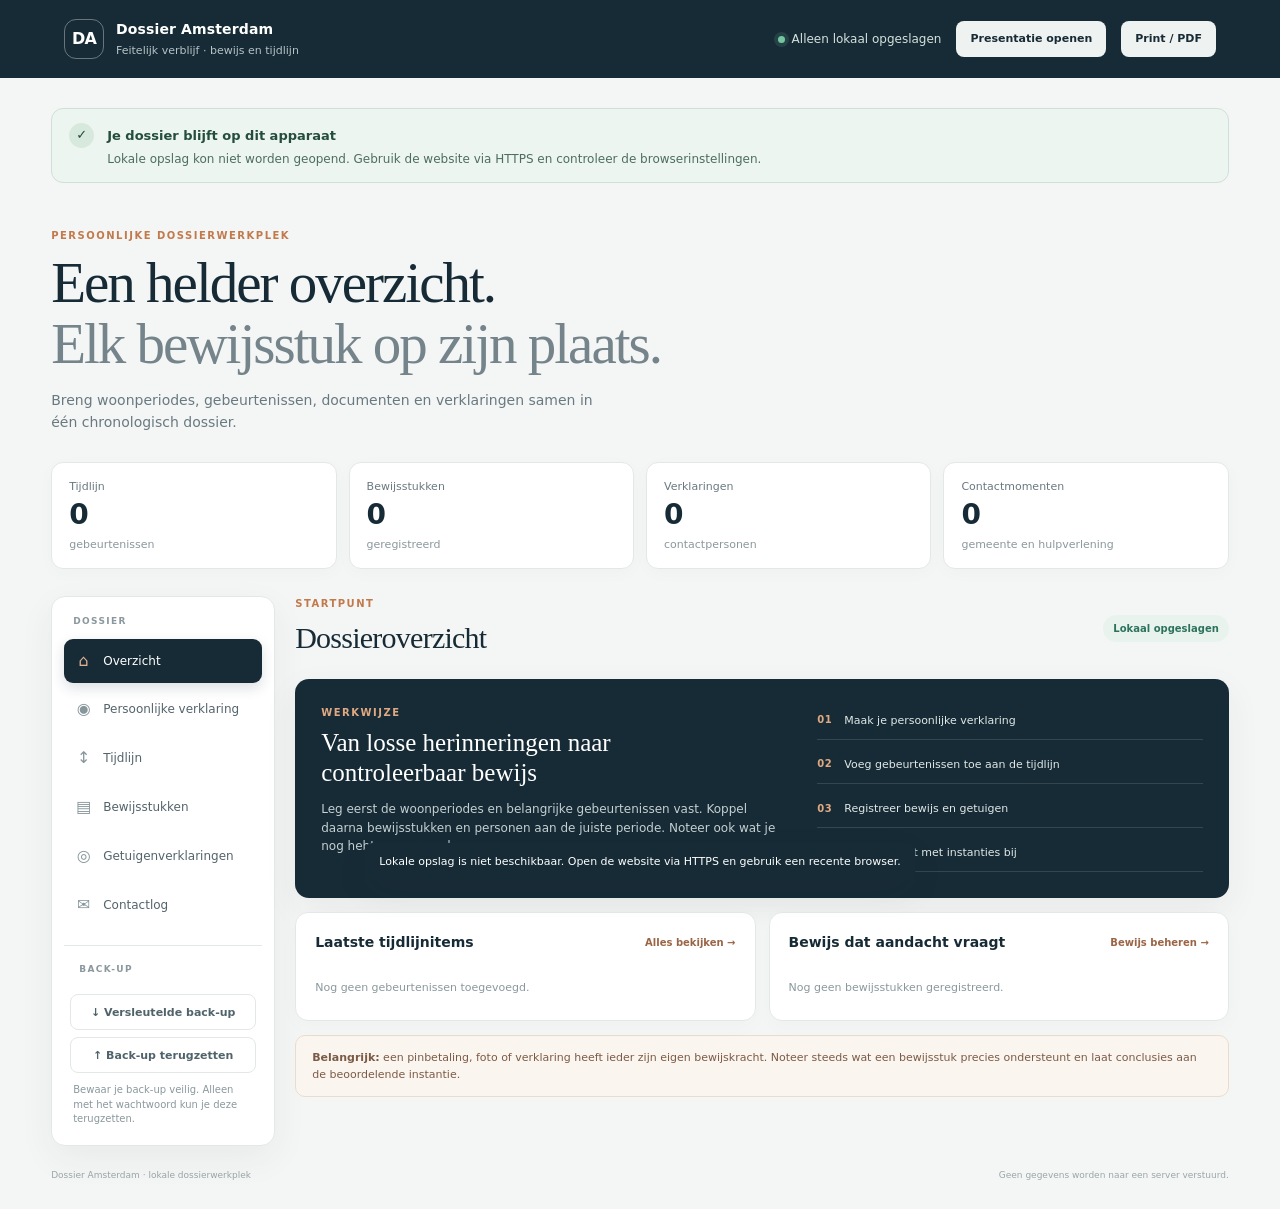
<file: index.html>
<!doctype html>
<html lang="nl">
<head>
  <meta charset="utf-8">
  <meta name="viewport" content="width=device-width, initial-scale=1">
  <meta name="theme-color" content="#172b36">
  <meta name="description" content="Lokale werkplek om een persoonlijk bewijsdossier chronologisch op te bouwen.">
  <title>Dossier Amsterdam — lokale werkplek</title>
  <link rel="stylesheet" href="styles.css">
  <script src="app.js" defer></script>
</head>
<body>
  <header class="topbar">
    <a class="brand" href="#" aria-label="Dossier Amsterdam startpagina">
      <span class="brand-mark">DA</span>
      <span><strong>Dossier Amsterdam</strong><small>Feitelijk verblijf · bewijs en tijdlijn</small></span>
    </a>
    <div class="top-actions">
      <span class="local-pill"><span class="dot"></span> Alleen lokaal opgeslagen</span>
      <a class="button button-light" href="presentatie.html">Presentatie openen</a>
      <button class="button button-light" id="print-button" type="button">Print / PDF</button>
    </div>
  </header>

  <main class="shell">
    <section class="privacy-banner" aria-label="Privacy-informatie">
      <div class="privacy-icon">✓</div>
      <div>
        <strong>Je dossier blijft op dit apparaat</strong>
        <p>Ingevoerde gegevens en bewijsbestanden worden alleen in deze browser bewaard. Ze worden niet naar GitHub geüpload. Maak regelmatig een versleutelde back-up.</p>
      </div>
    </section>

    <section class="page-intro">
      <p class="eyebrow">PERSOONLIJKE DOSSIERWERKPLEK</p>
      <h1>Een helder overzicht.<br><span>Elk bewijsstuk op zijn plaats.</span></h1>
      <p class="intro-copy">Breng woonperiodes, gebeurtenissen, documenten en verklaringen samen in één chronologisch dossier.</p>
    </section>

    <section class="stats-grid" aria-label="Dossieroverzicht">
      <article class="stat-card"><span class="stat-label">Tijdlijn</span><strong id="stat-timeline">0</strong><span class="stat-note">gebeurtenissen</span></article>
      <article class="stat-card"><span class="stat-label">Bewijsstukken</span><strong id="stat-evidence">0</strong><span class="stat-note">geregistreerd</span></article>
      <article class="stat-card"><span class="stat-label">Verklaringen</span><strong id="stat-witnesses">0</strong><span class="stat-note">contactpersonen</span></article>
      <article class="stat-card"><span class="stat-label">Contactmomenten</span><strong id="stat-contacts">0</strong><span class="stat-note">gemeente en hulpverlening</span></article>
    </section>

    <div class="workspace">
      <aside class="sidebar">
        <p class="sidebar-title">DOSSIER</p>
        <nav class="nav-list" aria-label="Dossieronderdelen">
          <button class="nav-button active" data-view="overview" type="button"><span>⌂</span> Overzicht</button>
          <button class="nav-button" data-view="profile" type="button"><span>◉</span> Persoonlijke verklaring</button>
          <button class="nav-button" data-view="timeline" type="button"><span>↕</span> Tijdlijn</button>
          <button class="nav-button" data-view="evidence" type="button"><span>▤</span> Bewijsstukken</button>
          <button class="nav-button" data-view="witnesses" type="button"><span>◎</span> Getuigenverklaringen</button>
          <button class="nav-button" data-view="contacts" type="button"><span>✉</span> Contactlog</button>
        </nav>
        <div class="sidebar-bottom">
          <p class="sidebar-title">BACK-UP</p>
          <button class="button button-outline full" id="export-button" type="button">↓ Versleutelde back-up</button>
          <label class="button button-outline full file-button" for="import-file">↑ Back-up terugzetten</label>
          <input id="import-file" type="file" accept=".json,application/json" hidden>
          <p class="tiny-note">Bewaar je back-up veilig. Alleen met het wachtwoord kun je deze terugzetten.</p>
        </div>
      </aside>

      <div class="content">
        <section class="view active" id="view-overview">
          <div class="section-heading">
            <div><p class="eyebrow">STARTPUNT</p><h2>Dossieroverzicht</h2></div>
            <span class="status-chip" id="save-status">Lokaal opgeslagen</span>
          </div>
          <div class="overview-card">
            <div>
              <p class="eyebrow">WERKWIJZE</p>
              <h3>Van losse herinneringen naar controleerbaar bewijs</h3>
              <p>Leg eerst de woonperiodes en belangrijke gebeurtenissen vast. Koppel daarna bewijsstukken en personen aan de juiste periode. Noteer ook wat je nog hebt opgevraagd.</p>
            </div>
            <div class="overview-steps">
              <div><b>01</b><span>Maak je persoonlijke verklaring</span></div>
              <div><b>02</b><span>Voeg gebeurtenissen toe aan de tijdlijn</span></div>
              <div><b>03</b><span>Registreer bewijs en getuigen</span></div>
              <div><b>04</b><span>Houd contact met instanties bij</span></div>
            </div>
          </div>
          <div class="two-column">
            <article class="panel">
              <div class="panel-heading"><h3>Laatste tijdlijnitems</h3><button class="text-button" data-go="timeline" type="button">Alles bekijken →</button></div>
              <div id="overview-timeline" class="empty-state">Nog geen gebeurtenissen toegevoegd.</div>
            </article>
            <article class="panel">
              <div class="panel-heading"><h3>Bewijs dat aandacht vraagt</h3><button class="text-button" data-go="evidence" type="button">Bewijs beheren →</button></div>
              <div id="overview-evidence" class="empty-state">Nog geen bewijsstukken geregistreerd.</div>
            </article>
          </div>
          <div class="notice"><strong>Belangrijk:</strong> een pinbetaling, foto of verklaring heeft ieder zijn eigen bewijskracht. Noteer steeds wat een bewijsstuk precies ondersteunt en laat conclusies aan de beoordelende instantie.</div>
        </section>

        <section class="view" id="view-profile">
          <div class="section-heading"><div><p class="eyebrow">JOUW VERHAAL</p><h2>Persoonlijke verklaring</h2></div></div>
          <p class="section-intro">Leg in je eigen woorden uit waar je verbleef, waarom inschrijving ontbrak en welke stappen je hebt gezet om dit op te lossen. Houd feiten, herinneringen en vermoedens uit elkaar.</p>
          <form id="profile-form" class="form-card">
            <div class="form-grid">
              <label>Naam (voor eigen gebruik)<input name="name" autocomplete="name" placeholder="Volledige naam"></label>
              <label>Onderwerp / doel<input name="purpose" placeholder="Bijvoorbeeld: onderbouwing feitelijk verblijf"></label>
              <label class="span-2">Adres volgens je bewijsstukken<input name="mainAddress" placeholder="Vul hier het adres in zoals het op je bankafschrift staat"></label>
              <label>Beginperiode<input name="periodStart" type="date"></label>
              <label>Eindperiode<input name="periodEnd" type="date"></label>
            </div>
            <label>Persoonlijke verklaring<textarea name="statement" rows="12" placeholder="Beschrijf je woonsituatie chronologisch. Noteer wat je zelf hebt meegemaakt en wat je met documenten of getuigen kunt onderbouwen."></textarea></label>
            <div class="form-actions"><span class="helper">Wordt alleen lokaal in deze browser opgeslagen.</span><button class="button button-primary" type="submit">Verklaring opslaan</button></div>
          </form>
        </section>

        <section class="view" id="view-timeline">
          <div class="section-heading"><div><p class="eyebrow">CHRONOLOGIE</p><h2>Tijdlijn</h2></div><span class="count-chip" id="timeline-count">0 items</span></div>
          <p class="section-intro">Registreer woonperiodes, gesprekken, aanvragen, verhuizingen en andere relevante gebeurtenissen. De nieuwste invoer wordt chronologisch gesorteerd.</p>
          <form id="timeline-form" class="form-card">
            <h3>Gebeurtenis toevoegen</h3>
            <div class="form-grid">
              <label>Datum<input name="date" type="date" required></label>
              <label>Type<select name="kind"><option>Woonperiode</option><option>Inschrijving / briefadres</option><option>Gesprek / afspraak</option><option>Contact hulpverlening</option><option>Verhuizing</option><option>Overig</option></select></label>
              <label class="span-2">Titel<input name="title" required placeholder="Korte omschrijving"></label>
              <label class="span-2">Locatie of betrokken instantie<input name="place" placeholder="Optioneel"></label>
              <label class="span-2">Toelichting<textarea name="detail" rows="3" placeholder="Wat gebeurde er? Wat weet je zeker?"></textarea></label>
            </div>
            <div class="form-actions"><span class="helper">Voeg later eventueel een verwijzing naar een bewijsstuk toe.</span><button class="button button-primary" type="submit">Gebeurtenis toevoegen</button></div>
          </form>
          <div id="timeline-list" class="record-list"></div>
        </section>

        <section class="view" id="view-evidence">
          <div class="section-heading"><div><p class="eyebrow">ONDERBOUWING</p><h2>Bewijsstukken</h2></div><span class="count-chip" id="evidence-count">0 items</span></div>
          <p class="section-intro">Registreer ieder document afzonderlijk. Je kunt originele bestanden aan een bewijsstuk koppelen; deze blijven in de lokale browseropslag.</p>
          <form id="evidence-form" class="form-card">
            <h3>Bewijsstuk registreren</h3>
            <div class="form-grid">
              <label>Datum of periode<input name="date" type="text" placeholder="Bijvoorbeeld: 2024-06 of maart–juni 2025"></label>
              <label>Categorie<select name="category"><option>Bank / pintransactie</option><option>Betaling woonlasten</option><option>Bericht / correspondentie</option><option>Post / pakket</option><option>Foto</option><option>Getuigenverklaring</option><option>Gemeente / hulpverlening</option><option>Overig</option></select></label>
              <label class="span-2">Titel<input name="title" required placeholder="Bijvoorbeeld: bankafschrift juni"></label>
              <label>Status<select name="status"><option value="Aanwezig">Aanwezig</option><option value="Opvragen">Opvragen</option><option value="Nog verzamelen">Nog verzamelen</option><option value="Ontvangen">Ontvangen</option></select></label>
              <label>Betreft welke periode?<input name="period" placeholder="Woonperiode / datumrange"></label>
              <label class="span-2">Wat ondersteunt dit bewijsstuk?<textarea name="detail" rows="3" placeholder="Beschrijf feitelijk wat zichtbaar is en welke periode of gebeurtenis dit ondersteunt."></textarea></label>
              <p class="helper span-2">Tip voor bankafschriften: registreer ieder maandoverzicht als een apart bewijsstuk en voeg de bijbehorende PDF toe. De presentatie verdeelt de afschriften automatisch over meerdere dia's.</p>
              <label class="span-2">Bestanden toevoegen<input name="files" type="file" multiple><span class="helper">Bestanden worden lokaal opgeslagen; ze worden niet naar GitHub verzonden.</span></label>
            </div>
            <div class="form-actions"><span class="helper">Bewaar originele documenten ook op een veilige plek.</span><button class="button button-primary" type="submit">Bewijsstuk toevoegen</button></div>
          </form>
          <div id="evidence-list" class="record-list"></div>
        </section>

        <section class="view" id="view-witnesses">
          <div class="section-heading"><div><p class="eyebrow">MENSEN DIE UIT EIGEN WAARNEMING KUNNEN VERKLAREN</p><h2>Getuigenverklaringen</h2></div><span class="count-chip" id="witness-count">0 personen</span></div>
          <p class="section-intro">Noteer wie mogelijk een verklaring kan afleggen. Maak duidelijk wat iemand zelf heeft gezien of meegemaakt, en wat iemand alleen van jou heeft gehoord.</p>
          <form id="witness-form" class="form-card">
            <h3>Persoon toevoegen</h3>
            <div class="form-grid">
              <label>Naam<input name="name" required placeholder="Naam getuige"></label>
              <label>Relatie tot jou<input name="relationship" placeholder="Bijvoorbeeld: vriend, familielid"></label>
              <label>Periode die deze persoon kan bevestigen<input name="period" placeholder="Periode / data"></label>
              <label>Contactgegevens (optioneel)<input name="contact" placeholder="Telefoon of e-mail"></label>
              <label class="span-2">Wat weet deze persoon uit eigen waarneming?<textarea name="basis" rows="3" placeholder="Bijvoorbeeld: bezoeken, overnachtingen, gesprekken die de persoon zelf heeft meegemaakt."></textarea></label>
              <label class="span-2">Ondertekende verklaring toevoegen (PDF)<input name="witnessFile" type="file" accept=".pdf,application/pdf"><span class="helper">De PDF wordt alleen lokaal in deze browser bewaard.</span></label>
              <label class="span-2">Status<select name="status"><option>Moet nog gevraagd worden</option><option>Gevraagd</option><option>Toegezegd</option><option>Ontvangen</option></select></label>
            </div>
            <div class="form-actions"><span class="helper">De getuige bepaalt zelf de inhoud en ondertekent de eigen verklaring.</span><button class="button button-primary" type="submit">Persoon toevoegen</button></div>
          </form>
          <div id="witness-list" class="record-list"></div>
        </section>

        <section class="view" id="view-contacts">
          <div class="section-heading"><div><p class="eyebrow">CONTACTGESCHIEDENIS</p><h2>Contactlog</h2></div><span class="count-chip" id="contact-count">0 momenten</span></div>
          <p class="section-intro">Houd bij wanneer je contact had met de gemeente, buurtteammedewerkers, hulpverlening of andere betrokken instanties.</p>
          <form id="contact-form" class="form-card">
            <h3>Contactmoment toevoegen</h3>
            <div class="form-grid">
              <label>Datum<input name="date" type="date" required></label>
              <label>Organisatie<input name="organization" required placeholder="Naam organisatie"></label>
              <label>Contactpersoon<input name="person" placeholder="Naam, indien bekend"></label>
              <label>Onderwerp<input name="subject" placeholder="Onderwerp van contact"></label>
              <label class="span-2">Uitkomst / besproken punten<textarea name="outcome" rows="3" placeholder="Wat is besproken of afgesproken?"></textarea></label>
              <label>Vervolgdatum (optioneel)<input name="followup" type="date"></label>
              <label>Status<select name="status"><option>Afgerond</option><option>Wacht op reactie</option><option>Vervolg nodig</option></select></label>
            </div>
            <div class="form-actions"><span class="helper">Bewaar e-mails of brieven afzonderlijk als bewijs.</span><button class="button button-primary" type="submit">Contactmoment toevoegen</button></div>
          </form>
          <div id="contact-list" class="record-list"></div>
        </section>
      </div>
    </div>

    <section id="print-report" class="print-report" aria-hidden="true"></section>
    <footer class="footer"><span>Dossier Amsterdam · lokale dossierwerkplek</span><span>Geen gegevens worden naar een server verstuurd.</span></footer>
  </main>

  <div id="toast" class="toast" role="status" aria-live="polite"></div>
</body>
</html>
</file>
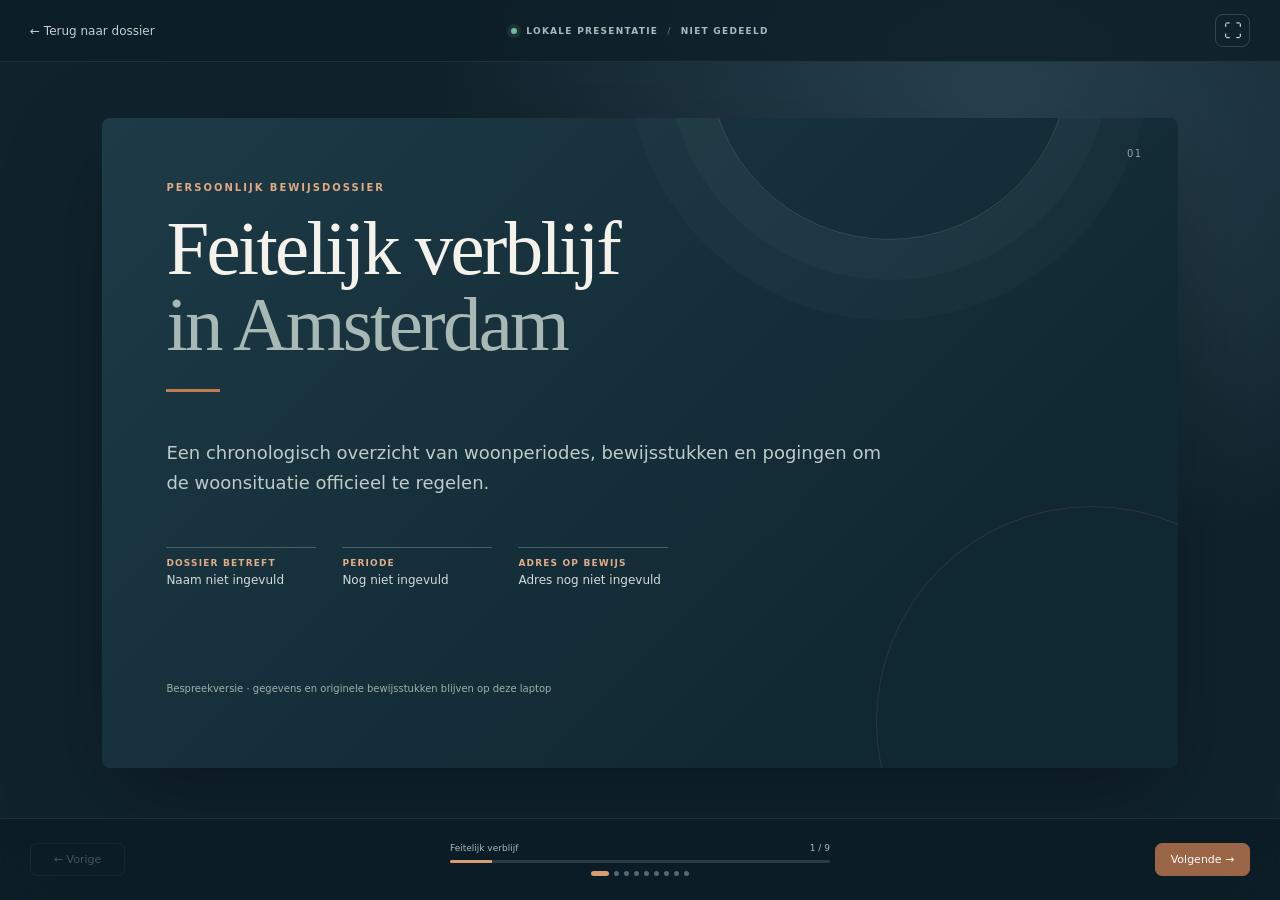
<file: presentatie.html>
<!doctype html>
<html lang="nl">
<head>
  <meta charset="utf-8">
  <meta name="viewport" content="width=device-width, initial-scale=1">
  <meta name="theme-color" content="#172b36">
  <meta name="description" content="Offline presentatiestand voor het persoonlijke bewijsdossier.">
  <title>Dossier Amsterdam — presentatie</title>
  <link rel="stylesheet" href="presentatie.css">
  <script src="presentatie.js" defer></script>
</head>
<body>
  <header class="presenter-bar">
    <a class="back-link" href="index.html">← Terug naar dossier</a>
    <div class="bar-center"><span class="live-dot"></span> LOKALE PRESENTATIE <span class="bar-separator">/</span> NIET GEDEELD</div>
    <button class="icon-button" id="fullscreen-button" type="button" aria-label="Volledig scherm">⛶</button>
  </header>

  <main class="stage" id="stage" aria-live="polite">
    <div class="loading-state">Dossiergegevens worden lokaal geladen…</div>
  </main>

  <footer class="presenter-controls">
    <button class="control-button" id="previous-button" type="button" aria-label="Vorige dia">← <span>Vorige</span></button>
    <div class="progress-area">
      <div class="progress-meta"><span id="slide-title">Overzicht</span><span id="slide-count">1 / 1</span></div>
      <div class="progress-track"><div id="progress-fill"></div></div>
      <div class="dot-nav" id="dot-nav" aria-label="Dia kiezen"></div>
    </div>
    <button class="control-button control-next" id="next-button" type="button"><span>Volgende</span> →</button>
  </footer>

  <div id="presentation-toast" class="toast" role="status" aria-live="polite"></div>
</body>
</html>
</file>
<file: styles.css>
:root {
  --ink: #1e3038;
  --muted: #697980;
  --muted-light: #8a989d;
  --paper: #f4f6f5;
  --surface: #ffffff;
  --line: #e2e8e6;
  --deep: #172b36;
  --deep-soft: #294653;
  --accent: #c2794c;
  --accent-light: #f7eee8;
  --green: #2d725c;
  --green-light: #e9f3ee;
  --shadow: 0 12px 36px rgba(27, 49, 57, .06);
  font-family: Inter, ui-sans-serif, system-ui, -apple-system, BlinkMacSystemFont, "Segoe UI", sans-serif;
}
* { box-sizing: border-box; }
html { scroll-behavior: smooth; }
body { margin: 0; background: var(--paper); color: var(--ink); line-height: 1.55; }
button, input, textarea, select { font: inherit; }
button { cursor: pointer; }
.topbar {
  min-height: 78px; padding: 0 clamp(20px, 5vw, 72px); display: flex; align-items: center;
  justify-content: space-between; gap: 20px; background: var(--deep); color: white;
}
.brand { display: flex; gap: 12px; align-items: center; color: inherit; text-decoration: none; }
.brand-mark { width: 40px; height: 40px; border: 1px solid rgba(255,255,255,.35); border-radius: 12px; display: grid; place-items: center; font-weight: 800; letter-spacing: -.05em; }
.brand strong, .brand small { display: block; }
.brand strong { font-size: 14px; letter-spacing: .01em; }
.brand small { color: #b5c3c7; font-size: 11px; margin-top: 2px; }
.top-actions { display: flex; align-items: center; gap: 15px; }
.local-pill { font-size: 12px; color: #d5e1dc; display: flex; align-items: center; gap: 7px; }
.dot { width: 7px; height: 7px; border-radius: 50%; background: #75c6a0; box-shadow: 0 0 0 4px rgba(117,198,160,.14); }
.shell { max-width: 1280px; margin: 0 auto; padding: 30px clamp(18px, 4vw, 54px) 26px; }
.privacy-banner { display: flex; align-items: flex-start; gap: 13px; border: 1px solid #cfe0d6; border-radius: 12px; background: #edf5f0; padding: 14px 17px; color: #244d3e; }
.privacy-icon { width: 25px; height: 25px; flex: none; border-radius: 50%; display: grid; place-items: center; background: #d7e9dd; font-size: 13px; font-weight: 800; }
.privacy-banner strong { font-size: 13px; }
.privacy-banner p { margin: 2px 0 0; font-size: 12px; color: #4d6d60; }
.page-intro { padding: 45px 0 29px; }
.eyebrow { margin: 0 0 8px; color: var(--accent); font-size: 10px; letter-spacing: .15em; font-weight: 800; }
h1 { margin: 0; font-family: Georgia, "Times New Roman", serif; font-size: clamp(36px, 5vw, 57px); line-height: 1.08; letter-spacing: -.035em; font-weight: 500; color: var(--deep); }
h1 span { color: #74848a; }
.intro-copy { max-width: 560px; color: var(--muted); margin: 15px 0 0; font-size: 14px; }
.stats-grid { display: grid; grid-template-columns: repeat(4, 1fr); gap: 12px; margin-bottom: 27px; }
.stat-card { background: var(--surface); border: 1px solid var(--line); border-radius: 12px; padding: 15px 17px; box-shadow: 0 4px 18px rgba(27,49,57,.025); }
.stat-label, .stat-note { display: block; color: var(--muted); font-size: 11px; }
.stat-card strong { display: block; margin: 4px 0 0; font-size: 28px; line-height: 1.15; font-weight: 650; letter-spacing: -.04em; color: var(--deep); }
.stat-note { color: var(--muted-light); margin-top: 4px; }
.workspace { display: grid; grid-template-columns: 224px minmax(0, 1fr); gap: 20px; align-items: start; }
.sidebar { background: var(--surface); border: 1px solid var(--line); border-radius: 14px; padding: 18px 12px; box-shadow: var(--shadow); position: sticky; top: 16px; }
.sidebar-title { margin: 0 9px 10px; color: var(--muted-light); font-size: 9px; letter-spacing: .15em; font-weight: 800; }
.nav-list { display: grid; gap: 4px; }
.nav-button { width: 100%; display: flex; align-items: center; gap: 11px; text-align: left; color: #53646b; background: transparent; border: 0; border-radius: 9px; padding: 10px 11px; font-size: 12px; transition: .15s ease; }
.nav-button span { width: 17px; color: #87969b; font-size: 16px; text-align: center; }
.nav-button:hover { background: #f4f7f6; color: var(--deep); }
.nav-button.active { color: white; background: var(--deep); box-shadow: 0 5px 13px rgba(23,43,54,.15); }
.nav-button.active span { color: #e1b18f; }
.sidebar-bottom { border-top: 1px solid var(--line); margin-top: 18px; padding: 17px 6px 0; }
.tiny-note { margin: 10px 3px 0; color: var(--muted-light); font-size: 10px; line-height: 1.45; }
.content { min-width: 0; }
.view { display: none; }
.view.active { display: block; animation: appear .22s ease both; }
@keyframes appear { from { opacity: .45; transform: translateY(4px); } to { opacity: 1; transform: translateY(0); } }
.section-heading { display: flex; align-items: center; justify-content: space-between; gap: 12px; margin-bottom: 17px; }
.section-heading .eyebrow { margin-bottom: 4px; }
h2 { margin: 0; color: var(--deep); font-family: Georgia, "Times New Roman", serif; font-size: 30px; font-weight: 500; letter-spacing: -.025em; }
h3 { margin: 0; color: var(--deep); font-size: 14px; font-weight: 700; }
.status-chip, .count-chip { white-space: nowrap; border-radius: 30px; padding: 6px 10px; font-size: 10px; font-weight: 700; color: var(--green); background: var(--green-light); }
.count-chip { color: #6f777a; background: #edf0ef; }
.overview-card { display: grid; grid-template-columns: 1.1fr .9fr; gap: 25px; background: var(--deep); border-radius: 14px; color: white; padding: 26px; box-shadow: var(--shadow); }
.overview-card .eyebrow { color: #e0a982; }
.overview-card h3 { color: white; max-width: 400px; font-family: Georgia, "Times New Roman", serif; font-size: 25px; line-height: 1.18; font-weight: 500; }
.overview-card p:not(.eyebrow) { color: #c5d0d2; font-size: 12px; max-width: 460px; margin: 13px 0 0; }
.overview-steps { display: grid; gap: 9px; align-content: center; }
.overview-steps div { display: flex; align-items: center; gap: 12px; border-bottom: 1px solid rgba(255,255,255,.13); padding: 7px 0 10px; color: #e0e8e7; font-size: 11px; }
.overview-steps b { color: #e0a982; font-size: 10px; letter-spacing: .05em; }
.two-column { display: grid; grid-template-columns: 1fr 1fr; gap: 13px; margin-top: 14px; }
.panel, .form-card { background: var(--surface); border: 1px solid var(--line); border-radius: 13px; padding: 19px; box-shadow: 0 5px 22px rgba(27,49,57,.025); }
.panel-heading { display: flex; justify-content: space-between; align-items: center; gap: 8px; margin-bottom: 11px; }
.text-button { border: 0; padding: 3px 0; color: #9a6546; background: transparent; font-size: 10px; font-weight: 700; }
.empty-state { padding: 14px 0 5px; font-size: 11px; color: var(--muted-light); }
.notice { margin-top: 14px; padding: 13px 16px; border: 1px solid #eadbcb; background: #fbf5ef; color: #7b5b45; border-radius: 10px; font-size: 11px; }
.section-intro { max-width: 760px; color: var(--muted); font-size: 12px; margin: -5px 0 19px; }
.form-card { margin-bottom: 18px; }
.form-card > h3 { margin-bottom: 16px; }
.form-grid { display: grid; grid-template-columns: 1fr 1fr; gap: 13px 15px; }
label { display: grid; gap: 6px; color: #53636a; font-size: 10px; font-weight: 700; }
input, textarea, select { width: 100%; min-width: 0; border: 1px solid #dce4e1; background: #fbfcfb; border-radius: 8px; padding: 10px 11px; color: var(--ink); font-size: 12px; font-weight: 450; outline: none; transition: border-color .15s, box-shadow .15s; }
input:focus, textarea:focus, select:focus { border-color: #6a9482; box-shadow: 0 0 0 3px rgba(74,130,104,.1); }
textarea { resize: vertical; min-height: 74px; line-height: 1.5; }
input::placeholder, textarea::placeholder { color: #a5b0b3; }
.span-2 { grid-column: 1 / -1; }
.form-actions { display: flex; justify-content: space-between; align-items: center; gap: 12px; border-top: 1px solid var(--line); margin-top: 17px; padding-top: 14px; }
.helper { color: var(--muted-light); font-size: 10px; font-weight: 450; }
.button { display: inline-flex; align-items: center; justify-content: center; min-height: 36px; border: 1px solid transparent; border-radius: 8px; padding: 8px 13px; font-size: 11px; font-weight: 750; text-decoration: none; transition: .15s ease; }
.button-primary { color: white; background: var(--deep); }
.button-primary:hover { background: var(--deep-soft); transform: translateY(-1px); }
.button-light { color: var(--deep); background: #eef2f0; }
.button-light:hover { background: white; }
.button-outline { color: #50636b; background: white; border-color: var(--line); }
.button-outline:hover { background: #f6f8f7; border-color: #bfcfca; }
.full { width: 100%; margin-top: 7px; }
.file-button { cursor: pointer; }
.record-list { display: grid; gap: 10px; }
.record-card { background: white; border: 1px solid var(--line); border-radius: 11px; padding: 14px 16px; box-shadow: 0 4px 16px rgba(27,49,57,.025); }
.record-top { display: flex; justify-content: space-between; gap: 10px; align-items: flex-start; }
.record-date { font-size: 10px; color: var(--accent); font-weight: 800; letter-spacing: .03em; }
.record-title { color: var(--deep); font-size: 13px; font-weight: 750; margin: 3px 0 2px; }
.record-meta { color: var(--muted-light); font-size: 10px; }
.record-detail { color: #53646b; font-size: 11px; white-space: pre-wrap; margin: 10px 0 0; }
.record-actions { display: flex; justify-content: flex-end; gap: 7px; margin-top: 10px; }
.small-action { border: 0; border-radius: 6px; padding: 5px 8px; background: #f1f4f3; color: #607178; font-size: 10px; }
.small-action:hover { background: #e6ece9; }
.small-action.danger { color: #9b514b; background: #faf0ef; }
.file-links { display: flex; gap: 7px; flex-wrap: wrap; margin-top: 9px; }
.file-link { padding: 5px 8px; border: 1px solid var(--line); border-radius: 6px; color: #426a5a; background: #f7faf8; font-size: 10px; cursor: pointer; }
.inline-status { display: inline-block; border-radius: 20px; background: #eff2f1; color: #637176; padding: 4px 8px; font-size: 9px; font-weight: 700; }
.inline-status.pending { background: #fbf2e8; color: #986a3a; }
.inline-status.done { background: #e9f3ee; color: #36755b; }
.timeline-mini { display: grid; gap: 10px; }
.timeline-mini-item { border-left: 2px solid #d9e3de; padding: 1px 0 4px 11px; }
.timeline-mini-item strong { display: block; font-size: 11px; color: var(--deep); }
.timeline-mini-item small { color: var(--muted-light); font-size: 9px; }
.footer { display: flex; justify-content: space-between; gap: 15px; margin-top: 23px; color: #9aa6a8; font-size: 9px; }
.toast { position: fixed; bottom: 20px; left: 50%; transform: translate(-50%, 16px); opacity: 0; pointer-events: none; padding: 10px 15px; background: var(--deep); color: white; border-radius: 8px; box-shadow: var(--shadow); font-size: 11px; transition: .2s ease; z-index: 10; }
.toast.show { opacity: 1; transform: translate(-50%, 0); }
.print-report { display: none; }
@media (max-width: 900px) {
  .workspace { grid-template-columns: 1fr; }
  .sidebar { position: static; padding: 12px; }
  .sidebar-title, .sidebar-bottom { display: none; }
  .nav-list { display: flex; overflow-x: auto; gap: 5px; }
  .nav-button { flex: 0 0 auto; width: auto; white-space: nowrap; }
  .nav-button span { display: none; }
}
@media (max-width: 640px) {
  .topbar { min-height: 68px; padding: 0 15px; }
  .brand small, .local-pill { display: none; }
  .shell { padding: 16px 13px 22px; }
  .privacy-banner { padding: 12px; }
  .page-intro { padding: 30px 2px 22px; }
  .stats-grid { grid-template-columns: 1fr 1fr; gap: 8px; }
  .stat-card { padding: 12px; }
  .stat-card strong { font-size: 24px; }
  .overview-card { grid-template-columns: 1fr; padding: 20px; gap: 17px; }
  .two-column { grid-template-columns: 1fr; }
  .form-grid { grid-template-columns: 1fr; }
  .span-2 { grid-column: auto; }
  .form-actions { align-items: flex-start; flex-direction: column; }
  .form-actions .button { width: 100%; }
  .footer { flex-direction: column; gap: 4px; }
  h2 { font-size: 27px; }
}
@media print {
  body { background: white; }
  .topbar, .privacy-banner, .page-intro, .stats-grid, .workspace, .footer, .toast { display: none !important; }
  .shell { max-width: none; padding: 0; }
  .print-report { display: block !important; color: #172b36; font-size: 10pt; }
  .print-report h1 { font-size: 26pt; margin: 0 0 8pt; }
  .print-report h2 { font-size: 16pt; margin: 18pt 0 7pt; border-bottom: 1px solid #ccd5d1; padding-bottom: 4pt; }
  .print-report h3 { font-size: 11pt; margin: 9pt 0 3pt; }
  .print-report p, .print-report li { line-height: 1.45; }
  .print-report .print-meta { color: #617178; font-size: 9pt; }
  .print-report .print-item { break-inside: avoid; margin: 0 0 8pt; }
  .print-report .print-note { color: #617178; font-style: italic; }
  a { color: inherit; text-decoration: none; }
}
</file>
<file: presentatie.css>
:root {
  --night: #10232d;
  --night-soft: #1b3541;
  --paper: #f5f2ec;
  --paper-muted: #e9e4da;
  --ink: #172b36;
  --muted: #6e7c80;
  --copper: #c17b53;
  --copper-soft: #f0dfd1;
  --sage: #8ba99a;
  --line: rgba(23,43,54,.14);
  font-family: Inter, ui-sans-serif, system-ui, -apple-system, BlinkMacSystemFont, "Segoe UI", sans-serif;
}
* { box-sizing: border-box; }
html, body { min-height: 100%; margin: 0; }
body {
  min-height: 100vh; overflow: hidden; color: var(--ink);
  background: radial-gradient(ellipse at 78% 15%, #294451 0, transparent 40%), var(--night);
}
button, a { font: inherit; }
button { cursor: pointer; }
.presenter-bar {
  position: fixed; inset: 0 0 auto; height: 62px; z-index: 5; padding: 0 30px;
  display: grid; grid-template-columns: 1fr auto 1fr; align-items: center;
  color: #d3dddc; background: rgba(12,29,38,.76); border-bottom: 1px solid rgba(255,255,255,.08);
  backdrop-filter: blur(16px);
}
.back-link { justify-self: start; color: #c4d0d1; text-decoration: none; font-size: 12px; }
.back-link:hover { color: white; }
.bar-center { display: flex; align-items: center; gap: 9px; color: #a9bbbc; letter-spacing: .14em; font-size: 9px; font-weight: 800; }
.live-dot { width: 6px; height: 6px; background: #79b695; border-radius: 50%; box-shadow: 0 0 0 4px rgba(121,182,149,.13); }
.bar-separator { color: #536c75; }
.icon-button { justify-self: end; border: 1px solid rgba(255,255,255,.16); background: transparent; color: #d9e1e0; border-radius: 8px; width: 35px; height: 33px; font-size: 18px; }
.icon-button:hover { background: rgba(255,255,255,.08); }
.stage { min-height: 100vh; padding: 100px 8vw 115px; display: flex; align-items: center; justify-content: center; }
.slide {
  position: relative; display: flex; flex-direction: column; justify-content: center;
  width: min(1180px, 100%); min-height: min(650px, calc(100vh - 210px));
  padding: clamp(30px, 5vw, 72px); overflow: hidden;
  background: var(--paper); border-radius: 8px;
  box-shadow: 0 35px 100px rgba(0,0,0,.28);
  animation: slide-in .25s ease both;
}
@keyframes slide-in { from { opacity: .4; transform: translateY(8px) scale(.995); } to { opacity: 1; transform: translateY(0) scale(1); } }
.slide::after { content: ""; position: absolute; right: -130px; bottom: -170px; width: 430px; height: 430px; border: 1px solid rgba(193,123,83,.17); border-radius: 50%; pointer-events: none; }
.slide.dark { color: #f5f2ec; background: linear-gradient(135deg, #1d3a46 0%, #102832 78%); }
.slide.dark::before { content: ""; position: absolute; width: 360px; height: 360px; border-radius: 50%; top: -240px; right: 10%; border: 1px solid rgba(255,255,255,.13); box-shadow: 0 0 0 40px rgba(255,255,255,.025), 0 0 0 80px rgba(255,255,255,.018); }
.slide-number { position: absolute; top: 30px; right: 35px; color: #9aa7a3; font-size: 10px; letter-spacing: .14em; }
.dark .slide-number { color: #8ca1a3; }
.kicker { color: var(--copper); font-size: 10px; font-weight: 850; letter-spacing: .2em; margin: 0 0 18px; }
.dark .kicker { color: #e0a982; }
h1, h2, h3, p { position: relative; z-index: 1; }
h1, h2 { font-family: Georgia, "Times New Roman", serif; font-weight: 500; letter-spacing: -.035em; }
h1 { max-width: 820px; margin: 0; font-size: clamp(42px, 6vw, 82px); line-height: .99; }
h1 span { display: block; color: #a8b9b5; }
h2 { margin: 0; color: var(--ink); font-size: clamp(34px, 4vw, 53px); line-height: 1.03; }
.dark h2 { color: #f5f2ec; }
.lead { max-width: 730px; color: #68787d; font-size: clamp(14px, 1.5vw, 18px); line-height: 1.7; margin: 20px 0 0; }
.dark .lead { color: #bdccca; }
.cover-meta { margin-top: 48px; display: flex; flex-wrap: wrap; gap: 26px; color: #d1dcda; font-size: 12px; }
.cover-meta span { border-top: 1px solid rgba(255,255,255,.23); padding-top: 10px; min-width: 150px; }
.cover-meta b { display: block; color: #e3ab86; font-size: 9px; letter-spacing: .13em; margin-bottom: 5px; }
.accent-rule { width: 54px; height: 3px; background: var(--copper); margin: 26px 0; }
.content-grid { display: grid; grid-template-columns: 1fr 1fr; gap: 14px; margin-top: 30px; position: relative; z-index: 1; }
.info-card { min-width: 0; padding: 18px 20px; border: 1px solid var(--line); background: rgba(255,255,255,.47); border-radius: 7px; }
.info-card .label { display: block; color: var(--copper); font-size: 9px; font-weight: 850; letter-spacing: .14em; margin-bottom: 8px; text-transform: uppercase; }
.info-card strong { display: block; color: var(--ink); font-size: 15px; font-weight: 720; overflow-wrap: anywhere; }
.info-card p { color: #68777a; font-size: 12px; line-height: 1.6; margin: 8px 0 0; white-space: pre-wrap; }
.statement-box { margin-top: 20px; padding: 18px 20px; border-left: 3px solid var(--copper); background: #ebe7de; color: #475b61; line-height: 1.65; font-size: 13px; white-space: pre-wrap; max-height: 210px; overflow: auto; position: relative; z-index: 1; }
.empty-message { margin-top: 32px; padding: 21px; color: #748286; background: rgba(255,255,255,.45); border: 1px dashed #c7cbc3; border-radius: 7px; font-size: 13px; position: relative; z-index: 1; }
.timeline-list, .evidence-list, .people-list { display: grid; gap: 10px; margin-top: 24px; position: relative; z-index: 1; }
.timeline-row, .evidence-row, .person-row {
  display: grid; grid-template-columns: 112px minmax(0,1fr) auto; align-items: start; gap: 16px;
  padding: 13px 15px; border: 1px solid var(--line); border-radius: 6px; background: rgba(255,255,255,.52);
}
.timeline-date { color: var(--copper); font-size: 10px; font-weight: 850; letter-spacing: .04em; padding-top: 2px; }
.row-title { color: var(--ink); font-size: 13px; font-weight: 750; }
.row-sub { color: #758287; font-size: 10px; margin-top: 3px; line-height: 1.45; }
.row-detail { color: #596a6e; font-size: 11px; line-height: 1.55; margin: 6px 0 0; white-space: pre-wrap; }
.status { border-radius: 20px; padding: 5px 8px; background: #e7ece8; color: #5b7466; font-size: 9px; font-weight: 800; white-space: nowrap; }
.status.pending { background: #f3e8dc; color: #956b4b; }
.file-links { display: flex; flex-wrap: wrap; gap: 6px; margin-top: 9px; position: relative; z-index: 2; }
.open-file { border: 1px solid #bdc9c3; background: #f9faf7; color: #456457; border-radius: 5px; padding: 7px 9px; font-size: 10px; font-weight: 750; white-space: nowrap; }
.open-file:hover { border-color: #789b88; background: white; }
.slide-note { color: #7d898a; font-size: 10px; margin-top: auto; padding-top: 18px; position: relative; z-index: 1; }
.dark .slide-note { color: #9db0ad; }
.callout { margin-top: 20px; padding: 15px 17px; border-radius: 6px; background: #f0e3d8; color: #76563e; font-size: 12px; line-height: 1.55; position: relative; z-index: 1; }
.dark .callout { background: rgba(255,255,255,.08); color: #d8e1de; border-left: 2px solid #d99b72; }
.presenter-controls {
  position: fixed; inset: auto 0 0; min-height: 82px; z-index: 5; padding: 12px 30px;
  display: grid; grid-template-columns: 1fr minmax(180px, 380px) 1fr; gap: 18px; align-items: center;
  background: rgba(12,29,38,.86); border-top: 1px solid rgba(255,255,255,.08); backdrop-filter: blur(16px);
}
.control-button { justify-self: start; min-width: 95px; color: #c5d2d1; border: 1px solid rgba(255,255,255,.16); background: transparent; border-radius: 7px; padding: 9px 12px; font-size: 11px; }
.control-button:hover:not(:disabled) { background: rgba(255,255,255,.08); color: white; }
.control-button:disabled { opacity: .3; cursor: default; }
.control-next { justify-self: end; color: #fff; background: #9b6548; border-color: #9b6548; }
.control-next:hover:not(:disabled) { background: #b57654; }
.progress-area { min-width: 0; }
.progress-meta { display: flex; justify-content: space-between; gap: 12px; color: #a9b9b8; font-size: 9px; margin-bottom: 7px; }
.progress-track { height: 3px; overflow: hidden; background: rgba(255,255,255,.13); border-radius: 3px; }
#progress-fill { height: 100%; width: 0; background: #d99b72; transition: width .2s ease; }
.dot-nav { display: flex; gap: 5px; justify-content: center; margin-top: 8px; }
.dot-nav button { width: 5px; height: 5px; padding: 0; border: 0; border-radius: 10px; background: #536a70; }
.dot-nav button.active { width: 18px; background: #d99b72; }
.toast { position: fixed; bottom: 100px; left: 50%; transform: translate(-50%, 12px); opacity: 0; pointer-events: none; padding: 9px 13px; color: white; background: #1b3541; border: 1px solid rgba(255,255,255,.13); border-radius: 7px; font-size: 11px; transition: .2s; z-index: 9; }
.toast.show { opacity: 1; transform: translate(-50%, 0); }
.loading-state { color: #d3dddc; font-size: 13px; }
@media (max-width: 720px) {
  .presenter-bar { height: 54px; padding: 0 14px; grid-template-columns: 1fr auto; }
  .bar-center { display: none; }
  .stage { padding: 70px 12px 102px; }
  .slide { min-height: calc(100vh - 172px); padding: 28px 23px; }
  .slide-number { top: 18px; right: 19px; }
  .content-grid { grid-template-columns: 1fr; gap: 9px; margin-top: 20px; }
  .info-card { padding: 13px 14px; }
  .timeline-row, .evidence-row, .person-row { grid-template-columns: 1fr; gap: 6px; }
  .presenter-controls { min-height: 75px; padding: 10px 12px; grid-template-columns: auto 1fr auto; gap: 8px; }
  .control-button { min-width: 40px; padding: 8px; font-size: 10px; }
  .control-button span { display: none; }
  .progress-meta { font-size: 8px; }
}
@media print {
  body { background: white; overflow: visible; }
  .presenter-bar, .presenter-controls, .toast { display: none !important; }
  .stage { display: block; padding: 0; }
  .slide { display: flex !important; width: 100%; min-height: 95vh; margin: 0; border-radius: 0; box-shadow: none; break-after: page; animation: none; }
}
</file>
